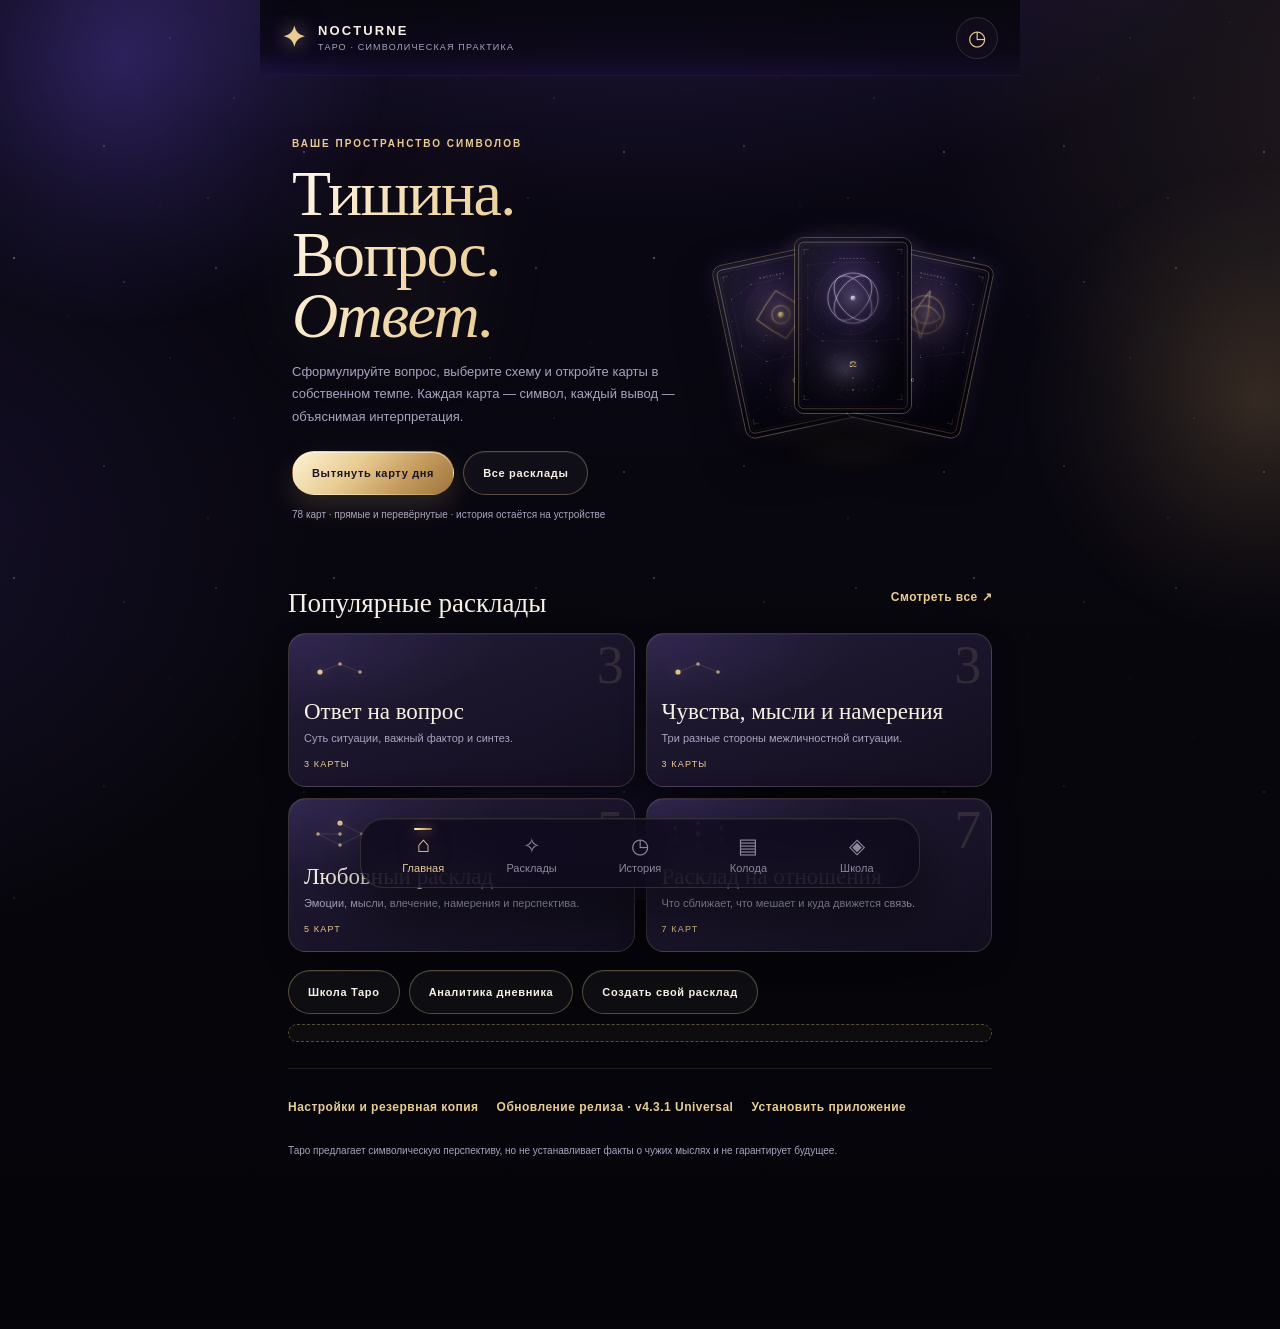
<file: index.html>
<!doctype html>
<html lang="ru">
<head>
<meta charset="utf-8">
<!-- frame-ancestors через <meta> браузеры игнорируют: от встраивания защищает только HTTP-заголовок.
     На GitHub Pages задать заголовки нельзя; при переезде на свой сервер добавьте X-Frame-Options или CSP-заголовок. -->
<meta http-equiv="Content-Security-Policy" content="default-src 'self'; base-uri 'none'; object-src 'none'; form-action 'none'; script-src 'self'; style-src 'self'; img-src 'self' data: blob:; font-src 'self'; connect-src 'self'; manifest-src 'self'; worker-src 'self'">
<meta name="viewport" content="width=device-width,initial-scale=1,viewport-fit=cover">
<meta name="color-scheme" content="dark">
<meta name="theme-color" content="#07060c">
<meta name="application-name" content="Nocturne Tarot v4.3.1">
<meta name="nocturne-build" content="4.3.1-universal">
<meta name="description" content="Nocturne — локальное приложение Таро: 78 карт, прямые и перевёрнутые положения, добор, школа, расклады, история и заметки. Работает офлайн, данные остаются на устройстве.">
<meta property="og:type" content="website">
<meta property="og:site_name" content="Nocturne Tarot">
<meta property="og:title" content="Nocturne — Таро">
<meta property="og:description" content="78 карт, прямые и перевёрнутые положения, добор, школа и заметки. Локальное PWA без бэкенда и облачного ИИ.">
<meta property="og:url" content="https://feldsherikydze-dot.github.io/Nocturne-Tarot/">
<meta property="og:image" content="https://feldsherikydze-dot.github.io/Nocturne-Tarot/assets/og-cover.png">
<meta property="og:image:width" content="1200">
<meta property="og:image:height" content="630">
<meta name="twitter:card" content="summary_large_image">
<meta name="twitter:title" content="Nocturne — Таро">
<meta name="twitter:description" content="78 карт, прямые и перевёрнутые положения, добор, школа и заметки. Локальное PWA без бэкенда и облачного ИИ.">
<meta name="twitter:image" content="https://feldsherikydze-dot.github.io/Nocturne-Tarot/assets/og-cover.png">
<meta name="mobile-web-app-capable" content="yes">
<meta name="apple-mobile-web-app-capable" content="yes">
<meta name="apple-mobile-web-app-status-bar-style" content="black-translucent">
<meta name="apple-mobile-web-app-title" content="Nocturne">
<meta name="apple-touch-fullscreen" content="yes">
<link rel="manifest" href="manifest.webmanifest">
<link rel="icon" href="assets/icon-192.png" sizes="192x192">
<link rel="apple-touch-icon" href="assets/apple-touch-icon.png">
<link rel="stylesheet" href="styles.css?v=4.3.1">
<title>Nocturne — Таро</title>
</head>
<body>
<div class="ambient" aria-hidden="true"><span class="ambient-orb orb-1"></span><span class="ambient-orb orb-2"></span><span class="ambient-orb orb-3"></span><span class="ambient-stars"></span></div>
<div class="app-shell">
<header class="topbar"><a class="brand" href="#" data-nav="home"><span class="brand-mark">✦</span><span>NOCTURNE<small>ТАРО · СИМВОЛИЧЕСКАЯ ПРАКТИКА</small></span></a><span id="offline-badge" class="offline-pill" hidden>офлайн</span><button id="top-history" class="icon-btn" aria-label="История">◷</button></header>
<main id="app" tabindex="-1"></main>
<nav class="bottom-nav" aria-label="Основная навигация">
<button data-nav="home" class="nav-item active" aria-current="page"><span aria-hidden="true">⌂</span>Главная</button><button data-nav="spreads" class="nav-item"><span aria-hidden="true">✧</span>Расклады</button><button data-nav="history" class="nav-item"><span aria-hidden="true">◷</span>История</button><button data-nav="cards" class="nav-item"><span aria-hidden="true">▤</span>Колода</button><button data-nav="study" class="nav-item"><span aria-hidden="true">◈</span>Школа</button>
</nav>
</div><div id="toast" role="status" aria-live="polite"></div>
<noscript><p class="noscript">Для работы Nocturne нужен JavaScript. Включите его в настройках браузера и обновите страницу.</p></noscript>
<script src="app.js?v=4.3.1" defer></script>
</body></html>
</file>
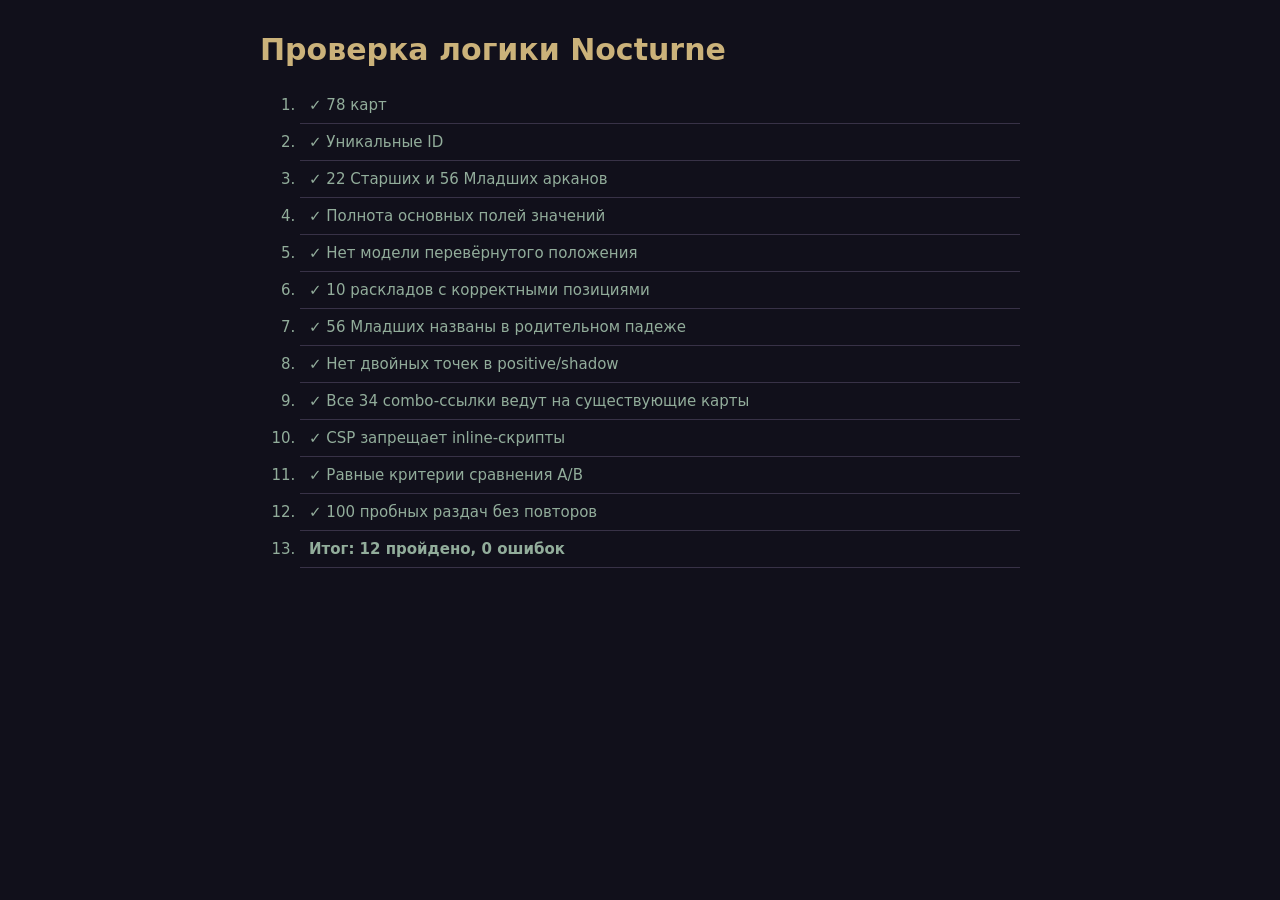
<file: tests.html>
<!doctype html><html lang="ru"><meta charset="utf-8"><meta name="viewport" content="width=device-width,initial-scale=1"><title>Nocturne tests</title><style>body{background:#11101b;color:#f3ecdd;font:15px system-ui;max-width:760px;margin:32px auto;padding:0 20px}h1{color:#cbb27a}li{padding:9px;border-bottom:1px solid #383247}.ok{color:#92ad9b}.fail{color:#e69b9b}</style><h1>Проверка логики Nocturne</h1><ol id="results"></ol><script>(async()=>{const out=document.querySelector('#results');let ok=0,bad=0;function t(n,f){try{if(!f())throw Error();ok++;out.insertAdjacentHTML('beforeend',`<li class="ok">✓ ${n}</li>`)}catch{bad++;out.insertAdjacentHTML('beforeend',`<li class="fail">✗ ${n}</li>`)}}const [c,s,appSrc,htmlSrc]=await Promise.all([fetch('cards.json').then(r=>r.json()),fetch('spreads.json').then(r=>r.json()),fetch('app.js').then(r=>r.text()),fetch('index.html').then(r=>r.text())]);t('78 карт',()=>c.length===78);t('Уникальные ID',()=>new Set(c.map(x=>x.id)).size===78);t('22 Старших и 56 Младших арканов',()=>c.filter(x=>x.arcana==='Старший аркан').length===22&&c.filter(x=>x.arcana==='Младший аркан').length===56);t('Полнота основных полей значений',()=>c.every(x=>['core','relationships','thoughts','actions','work','obstacles','result','positive','shadow','limits','source','version','updated'].every(k=>x[k])));t('Нет модели перевёрнутого положения',()=>c.every(x=>!('orientation'in x)&&!('reversedMeaning'in x)));t('10 раскладов с корректными позициями',()=>s.length===10&&s.every(x=>x.positions.length===x.count&&x.positions.every(p=>p[0]&&p[1]&&p[2])));t('56 Младших названы в родительном падеже',()=>c.filter(x=>x.arcana==='Младший аркан').every(x=>/(Жезлов|Кубков|Мечей|Пентаклей)$/.test(x.name)));t('Нет двойных точек в positive/shadow',()=>c.every(x=>!x.positive.includes('..')&&!x.shadow.includes('..')));t('Все 34 combo-ссылки ведут на существующие карты',()=>{const names=new Set(c.map(x=>x.name.toLowerCase()));const combo=appSrc.slice(appSrc.indexOf('const comboCues = []'),appSrc.indexOf('// V26:'));const used=[];let m;const rx=/has\("([^"]+)"\)/g;while((m=rx.exec(combo)))used.push(m[1].toLowerCase());return used.length===34&&used.every(n=>names.has(n))});t('CSP запрещает inline-скрипты',()=>htmlSrc.includes("script-src 'self'")&&!htmlSrc.includes('<script>if("serviceWorker"'));t('Равные критерии сравнения A/B',()=>{let x=s.find(x=>x.id==='compare');return x.positions.slice(0,4).map(p=>p[1].split('—')[1].trim()).join('|')===x.positions.slice(4).map(p=>p[1].split('—')[1].trim()).join('|')});function pick(n){const x=new Uint32Array(1),lim=Math.floor(4294967296/n)*n;do{crypto.getRandomValues(x)}while(x[0]>=lim);return x[0]%n}function sh(a){for(let i=a.length-1;i>0;i--){let j=pick(i+1);[a[i],a[j]]=[a[j],a[i]]}return a}t('100 пробных раздач без повторов',()=>{for(let i=0;i<100;i++)if(new Set(sh([...c]).slice(0,10).map(x=>x.id)).size!==10)return false;return true});out.insertAdjacentHTML('beforeend',`<li class="${bad?'fail':'ok'}"><b>Итог: ${ok} пройдено, ${bad} ошибок</b></li>`)})()</script></html>
</file>
<file: styles.css>
/* Nocturne Tarot — visual layer
   Deep night, warm gold, violet aurora. No external assets: everything is local CSS. */

:root{
  --font-sans:-apple-system,BlinkMacSystemFont,"Segoe UI",Roboto,"Helvetica Neue",Arial,sans-serif;
  --font-serif:"Iowan Old Style","Palatino Linotype",Palatino,Georgia,"Times New Roman",serif;
  --bg:#07060c;
  --bg-2:#0d0a18;
  --bg-3:#151024;
  --panel:rgba(24,19,39,.66);
  --panel-solid:#171226;
  --panel-2:rgba(38,30,60,.55);
  --gold:#e8cc93;
  --gold-2:#c49a5c;
  --gold-3:#8f6a35;
  --violet:#9b7bff;
  --rose:#e39ab8;
  --green:#8fd6b4;
  --cream:#f7f0e4;
  --muted:#aaa3c0;
  --muted-2:#827b9a;
  --line:rgba(232,204,147,.16);
  --line-strong:rgba(232,204,147,.32);
  --shadow:0 24px 60px rgba(0,0,0,.45);
  --shadow-soft:0 12px 32px rgba(0,0,0,.28);
  --radius:18px;
  --radius-lg:26px;
  --glow:0 0 32px rgba(232,204,147,.18);
  --gold-gradient:linear-gradient(135deg,#fff2d4 0%,#e8cc93 38%,#c49a5c 70%,#9c743c 100%);
  --violet-gradient:linear-gradient(135deg,rgba(155,123,255,.22),rgba(232,204,147,.08));
  --ease:cubic-bezier(.2,.8,.2,1);
}

*{box-sizing:border-box}
html{
  background:var(--bg);
  color:var(--cream);
  font-family:var(--font-sans);
  -webkit-text-size-adjust:100%;
}
body{
  margin:0;
  min-height:100vh;
  min-height:100dvh;
  position:relative;
  background:
    radial-gradient(1200px 820px at 50% -22%,rgba(107,74,180,.42),transparent 62%),
    radial-gradient(900px 700px at 112% 8%,rgba(196,154,92,.14),transparent 55%),
    radial-gradient(760px 620px at -12% 42%,rgba(80,60,160,.2),transparent 62%),
    linear-gradient(180deg,#0b0816 0%,#07060c 55%,#050409 100%);
  padding-bottom:112px;
  padding-bottom:calc(112px + env(safe-area-inset-bottom));
  overflow-x:hidden;
}
::selection{background:rgba(232,204,147,.28);color:#fff8ea}
::-webkit-scrollbar{width:10px;height:10px}
::-webkit-scrollbar-track{background:#07060c}
::-webkit-scrollbar-thumb{background:linear-gradient(180deg,#3a3152,#241d36);border-radius:99px;border:2px solid #07060c}
::-webkit-scrollbar-thumb:hover{background:linear-gradient(180deg,#5a4a7a,#332847)}

/* Ambient scene */
.ambient{
  position:fixed;
  inset:0;
  z-index:0;
  overflow:hidden;
  pointer-events:none;
}
.ambient-orb{
  position:absolute;
  border-radius:50%;
  opacity:.55;
  mix-blend-mode:screen;
  animation:drift 26s var(--ease) infinite alternate;
  will-change:transform;
}
.orb-1{
  width:560px;height:560px;top:-220px;left:-160px;
  background:radial-gradient(circle,rgba(124,92,255,.55) 0%,rgba(124,92,255,.16) 42%,transparent 68%);
}
.orb-2{
  width:480px;height:480px;top:18%;right:-220px;
  background:radial-gradient(circle,rgba(196,154,92,.4) 0%,rgba(196,154,92,.1) 45%,transparent 70%);
  animation-delay:-9s;
  animation-duration:32s;
}
.orb-3{
  width:520px;height:520px;bottom:-260px;left:22%;
  background:radial-gradient(circle,rgba(52,34,110,.7) 0%,rgba(52,34,110,.18) 45%,transparent 70%);
  animation-delay:-16s;
  animation-duration:38s;
}
.ambient-stars{
  position:absolute;
  inset:-10%;
  background-image:url("data:image/svg+xml,%3Csvg xmlns='http://www.w3.org/2000/svg' width='320' height='320' viewBox='0 0 320 320'%3E%3Cg fill='%23ffffff'%3E%3Ccircle cx='24' cy='38' r='.9' fill-opacity='.5'/%3E%3Ccircle cx='78' cy='112' r='.6' fill-opacity='.35'/%3E%3Ccircle cx='142' cy='28' r='1.15' fill-opacity='.6'/%3E%3Ccircle cx='196' cy='86' r='.55' fill-opacity='.3'/%3E%3Ccircle cx='252' cy='52' r='.85' fill-opacity='.48'/%3E%3Ccircle cx='298' cy='128' r='.65' fill-opacity='.34'/%3E%3Ccircle cx='42' cy='188' r='.7' fill-opacity='.38'/%3E%3Ccircle cx='112' cy='242' r='1' fill-opacity='.55'/%3E%3Ccircle cx='176' cy='178' r='.55' fill-opacity='.3'/%3E%3Ccircle cx='232' cy='236' r='.9' fill-opacity='.46'/%3E%3Ccircle cx='288' cy='296' r='.6' fill-opacity='.32'/%3E%3Ccircle cx='16' cy='288' r='.75' fill-opacity='.4'/%3E%3Ccircle cx='150' cy='134' r='.45' fill-opacity='.26'/%3E%3Ccircle cx='266' cy='168' r='.5' fill-opacity='.28'/%3E%3Ccircle cx='96' cy='60' r='.4' fill-opacity='.22'/%3E%3C/g%3E%3C/svg%3E");
  background-size:320px 320px;
  opacity:.7;
  animation:twinkle 14s ease-in-out infinite alternate;
  mask-image:linear-gradient(180deg,rgba(0,0,0,.95) 0%,rgba(0,0,0,.5) 62%,rgba(0,0,0,.12) 100%);
  -webkit-mask-image:linear-gradient(180deg,rgba(0,0,0,.95) 0%,rgba(0,0,0,.5) 62%,rgba(0,0,0,.12) 100%);
}
@keyframes drift{
  from{transform:translate3d(0,0,0) scale(1)}
  to{transform:translate3d(34px,26px,0) scale(1.08)}
}
@keyframes twinkle{
  from{opacity:.45}
  to{opacity:.82}
}

.app-shell{
  position:relative;
  z-index:1;
  max-width:760px;
  margin:auto;
  min-height:100vh;
  min-height:100dvh;
}

/* Top bar */
.topbar{
  position:sticky;
  top:0;
  z-index:20;
  height:76px;
  display:flex;
  align-items:center;
  justify-content:space-between;
  padding:0 22px;
  border-bottom:1px solid rgba(232,204,147,.1);
  background:linear-gradient(180deg,rgba(7,6,12,.92) 0%,rgba(7,6,12,.62) 70%,rgba(7,6,12,0) 100%);
  -webkit-backdrop-filter:blur(18px) saturate(150%);
  backdrop-filter:blur(18px) saturate(150%);
}
.brand{
  display:flex;
  gap:11px;
  align-items:center;
  text-decoration:none;
  color:var(--cream);
  letter-spacing:.16em;
  font-size:13px;
  font-weight:700;
}
.brand-mark{
  font-size:28px;
  color:var(--gold);
  text-shadow:0 0 18px rgba(232,204,147,.55),0 0 42px rgba(155,123,255,.25);
  animation:brandPulse 6s ease-in-out infinite;
}
.brand small{
  display:block;
  font-size:9px;
  color:var(--muted);
  letter-spacing:.13em;
  margin-top:4px;
  font-weight:500;
}
@keyframes brandPulse{
  0%,100%{opacity:.82;transform:scale(1)}
  50%{opacity:1;transform:scale(1.06)}
}
.icon-btn{
  display:grid;
  place-items:center;
  border:1px solid var(--line);
  background:rgba(24,19,39,.55);
  border-radius:50%;
  width:42px;
  height:42px;
  color:var(--gold);
  font-size:21px;
  cursor:pointer;
  transition:transform .35s var(--ease),border-color .35s,box-shadow .35s,background .35s;
  -webkit-backdrop-filter:blur(10px);
  backdrop-filter:blur(10px);
}
.icon-btn:hover{
  transform:rotate(14deg);
  border-color:var(--line-strong);
  background:rgba(38,30,60,.75);
  box-shadow:var(--glow);
}

/* Layout */
.screen{padding:24px 20px 40px;animation:screenIn .42s var(--ease) both}
@keyframes screenIn{
  from{opacity:0;transform:translateY(10px)}
  to{opacity:1;transform:none}
}
.eyebrow{
  font-size:10px;
  letter-spacing:.2em;
  text-transform:uppercase;
  color:var(--gold);
  font-weight:700;
  text-shadow:0 0 18px rgba(232,204,147,.25);
}
.hero{padding:30px 4px 24px;position:relative}
.hero h1{
  font:500 clamp(42px,11vw,64px)/.95 var(--font-serif);
  letter-spacing:-.025em;
  margin:15px 0;
  background:linear-gradient(112deg,#fff8ea 0%,#f1d9aa 34%,#e8cc93 58%,#b78cf0 100%);
  -webkit-background-clip:text;
  background-clip:text;
  color:transparent;
  filter:drop-shadow(0 10px 36px rgba(232,204,147,.14));
}
.hero p,.muted{
  color:var(--muted);
  font-size:13px;
  line-height:1.7;
}
.hero p{max-width:440px}
.hero-actions{margin:18px 0 14px}
.hero-fan{
  position:relative;
  width:240px;
  height:196px;
  margin:10px auto 22px;
  isolation:isolate;
}
.hero-fan:before{
  content:"";
  position:absolute;
  left:50%;
  top:58%;
  width:260px;
  height:260px;
  transform:translate(-50%,-50%);
  background:radial-gradient(circle,rgba(155,123,255,.3),rgba(232,204,147,.1) 45%,transparent 72%);
  filter:blur(6px);
  z-index:-1;
}
.hero-fan img{
  position:absolute;
  left:50%;
  bottom:10px;
  width:104px;
  height:156px;
  margin-left:-52px;
  border-radius:10px;
  border:1px solid rgba(232,204,147,.32);
  box-shadow:0 22px 44px rgba(0,0,0,.55),0 0 24px rgba(155,123,255,.14);
  transform-origin:50% 100%;
  transition:transform .5s var(--ease),box-shadow .5s;
}
.hero-fan img:nth-child(1){transform:translateX(-44px) rotate(-12deg)}
.hero-fan img:nth-child(2){z-index:2;transform:translateY(-12px)}
.hero-fan img:nth-child(3){transform:translateX(44px) rotate(12deg)}
.hero-fan:hover img:nth-child(1){transform:translateX(-52px) rotate(-16deg)}
.hero-fan:hover img:nth-child(2){transform:translateY(-20px)}
.hero-fan:hover img:nth-child(3){transform:translateX(52px) rotate(16deg)}
.home-actions{margin:24px 0 0}
.home-footer{
  display:flex;
  flex-wrap:wrap;
  align-items:center;
  gap:8px 18px;
  margin:26px 0 14px;
  padding-top:16px;
  border-top:1px solid rgba(232,204,147,.12);
}
.spread-card .num{
  position:absolute;
  right:12px;
  top:4px;
  font:500 54px/1 var(--font-serif);
  letter-spacing:-.04em;
  color:rgba(232,204,147,.13);
  pointer-events:none;
  transition:color .3s;
}
.spread-card:hover .num{color:rgba(232,204,147,.22)}
.grid.home-grid{grid-template-columns:repeat(2,minmax(0,1fr))}
.offline-pill{
  margin-left:auto;
  margin-right:8px;
  padding:5px 9px;
  border:1px solid rgba(232,204,147,.4);
  border-radius:999px;
  background:rgba(232,204,147,.08);
  color:var(--gold);
  font-size:9px;
  letter-spacing:.14em;
  text-transform:uppercase;
  white-space:nowrap;
}
.history-toolbar{display:flex;align-items:center;gap:10px;flex-wrap:wrap;margin:10px 0 12px}
.history-toolbar .chip{flex:none}
.history-toolbar .small-note{margin:0 0 0 auto;text-align:right}
.history-actions{display:grid;grid-template-columns:repeat(2,minmax(0,1fr));gap:8px;margin-top:12px}
@media (max-width:400px){
  body.is-offline .brand small{display:none}
}
.ornament{
  height:1px;
  background:linear-gradient(90deg,transparent,rgba(232,204,147,.75),rgba(155,123,255,.5),transparent);
  margin:22px 0;
  opacity:.7;
}
.section-head{
  display:flex;
  justify-content:space-between;
  align-items:end;
  margin:28px 0 14px;
  gap:14px;
}
.section-head h2,.section-head h3{
  font:500 27px var(--font-serif);
  margin:0;
  color:var(--cream);
}
.text-btn{
  color:var(--gold);
  background:none;
  border:0;
  padding:6px 0;
  font:600 11px var(--font-sans);
  letter-spacing:.04em;
  cursor:pointer;
  transition:color .25s,text-shadow .25s;
}
.text-btn:hover{color:#fff0cf;text-shadow:0 0 20px rgba(232,204,147,.45)}

/* Hero */
/* Buttons */
.button{
  position:relative;
  overflow:hidden;
  border:1px solid transparent;
  background:var(--gold-gradient);
  color:#1a1326;
  border-radius:999px;
  padding:13px 19px;
  font:700 11px var(--font-sans);
  letter-spacing:.06em;
  cursor:pointer;
  min-height:44px;
  box-shadow:0 12px 28px rgba(232,204,147,.16),inset 0 1px 0 rgba(255,255,255,.5);
  transition:transform .22s var(--ease),box-shadow .22s,filter .22s;
}
.button:after{
  content:"";
  position:absolute;
  inset:0;
  background:linear-gradient(110deg,transparent 24%,rgba(255,255,255,.55) 50%,transparent 76%);
  transform:translateX(-130%);
  transition:transform .65s var(--ease);
  pointer-events:none;
}
.button:hover{transform:translateY(-2px);box-shadow:0 18px 40px rgba(232,204,147,.26),inset 0 1px 0 rgba(255,255,255,.55)}
.button:hover:after{transform:translateX(130%)}
.button:active{transform:translateY(0);filter:brightness(.96)}
.button.secondary{
  background:rgba(255,255,255,.035);
  color:var(--cream);
  border-color:var(--line-strong);
  box-shadow:inset 0 1px 0 rgba(255,255,255,.05);
  -webkit-backdrop-filter:blur(8px);
  backdrop-filter:blur(8px);
}
.button.secondary:hover{background:rgba(255,255,255,.07);box-shadow:var(--glow)}
.button.ghost{
  background:transparent;
  color:var(--gold);
  border-color:rgba(232,204,147,.3);
  box-shadow:none;
}
.button.ghost:hover{background:rgba(232,204,147,.08);box-shadow:var(--glow)}
.button.danger{
  background:linear-gradient(135deg,#b8546a,#7d2f43);
  color:#fff4f5;
  border-color:rgba(255,180,196,.25);
  box-shadow:0 12px 30px rgba(157,89,98,.22);
}
.button.danger:hover{box-shadow:0 18px 40px rgba(157,89,98,.34)}
.button:disabled{opacity:.38;cursor:not-allowed;transform:none;box-shadow:none}
.button:disabled:after{display:none}
.actions{
  display:flex;
  gap:9px;
  flex-wrap:wrap;
  margin-top:18px;
}

/* Cards grid */
.grid{
  display:grid;
  grid-template-columns:repeat(2,minmax(0,1fr));
  gap:11px;
}
.spread-card{
  position:relative;
  background:
    radial-gradient(110% 100% at 0% 0%,rgba(155,123,255,.12),transparent 55%),
    linear-gradient(158deg,rgba(40,32,62,.88),rgba(19,15,32,.94));
  border:1px solid var(--line);
  border-radius:var(--radius);
  padding:17px 15px;
  min-height:144px;
  text-align:left;
  color:var(--cream);
  cursor:pointer;
  overflow:hidden;
  box-shadow:0 10px 28px rgba(0,0,0,.24),inset 0 1px 0 rgba(255,255,255,.04);
  transition:transform .3s var(--ease),border-color .3s,box-shadow .3s;
}
.spread-card:after{
  content:"";
  position:absolute;
  inset:0;
  background:linear-gradient(150deg,transparent 35%,rgba(232,204,147,.07) 50%,transparent 65%);
  opacity:0;
  transition:opacity .35s;
  pointer-events:none;
}
.spread-card:hover{
  transform:translateY(-5px);
  border-color:var(--line-strong);
  box-shadow:0 22px 48px rgba(0,0,0,.38),0 0 0 1px rgba(232,204,147,.08),var(--glow);
}
.spread-card:hover:after{opacity:1}
.spread-card .schema{
  display:block;
  color:var(--gold);
  filter:drop-shadow(0 0 6px rgba(232,204,147,.32));
}
.spread-card .schema svg{display:block;width:72px;height:36px}
.setup-top{display:flex;align-items:center;justify-content:space-between;gap:12px;flex-wrap:wrap}
.setup-schema{color:var(--gold);opacity:.85;filter:drop-shadow(0 0 10px rgba(232,204,147,.22))}
.setup-schema .schema svg{display:block;width:108px;height:54px}
.spread-card h3{
  font:500 23px/1.05 var(--font-serif);
  margin:13px 0 6px;
}
.spread-card p{
  font-size:11px;
  line-height:1.55;
  color:var(--muted);
  margin:0;
}
.spread-card .count{
  display:block;
  margin-top:12px;
  font-size:9px;
  letter-spacing:.13em;
  color:var(--gold);
  text-transform:uppercase;
}

/* Forms */
.field-label{
  display:block;
  font-size:11px;
  color:var(--muted);
  margin:20px 0 8px;
  letter-spacing:.02em;
}
.field,select,textarea{
  width:100%;
  background:rgba(10,8,18,.62);
  border:1px solid var(--line);
  color:var(--cream);
  border-radius:13px;
  padding:14px;
  font:13px var(--font-sans);
  outline:none;
  transition:border-color .25s,box-shadow .25s,background .25s;
}
.field:hover,select:hover,textarea:hover{border-color:rgba(232,204,147,.26)}
.field:focus,textarea:focus,select:focus{
  border-color:var(--gold);
  background:rgba(10,8,18,.82);
  box-shadow:0 0 0 4px rgba(232,204,147,.1),0 0 26px rgba(232,204,147,.08);
}
textarea{
  min-height:94px;
  resize:vertical;
  line-height:1.55;
}
input[type="search"]::-webkit-search-cancel-button{filter:invert(.8)}

/* Chips */
.chips{
  display:flex;
  gap:7px;
  flex-wrap:wrap;
}
.chip{
  border:1px solid var(--line);
  color:var(--muted);
  background:rgba(255,255,255,.02);
  border-radius:99px;
  padding:9px 12px;
  font-size:10px;
  cursor:pointer;
  transition:color .25s,border-color .25s,background .25s,transform .25s;
}
.chip:hover{color:var(--cream);border-color:var(--line-strong);transform:translateY(-1px)}
.chip.selected{
  border-color:transparent;
  color:#1a1326;
  background:var(--gold-gradient);
  box-shadow:0 8px 20px rgba(232,204,147,.16);
}

/* Spread intro */
.spread-intro{padding:20px 0}
.spread-intro h1{
  font:500 39px/1 var(--font-serif);
  margin:12px 0;
  background:var(--gold-gradient);
  -webkit-background-clip:text;
  background-clip:text;
  color:transparent;
  filter:drop-shadow(0 8px 30px rgba(232,204,147,.12));
}
.spread-intro p{color:var(--muted);font-size:13px;line-height:1.7}

/* Tarot table */
.card-table{
  display:grid;
  grid-template-columns:repeat(3,minmax(0,1fr));
  gap:9px;
  margin:22px 0;
}
.card-table:has(>.tarot-card:only-child){
  grid-template-columns:minmax(0,180px);
  justify-content:center;
}
.card-table:has(>.tarot-card:nth-child(2):last-child){
  grid-template-columns:repeat(2,minmax(0,1fr));
}
.tarot-card{
  aspect-ratio:2/3;
  border-radius:12px;
  border:1px solid rgba(232,204,147,.38);
  background:
    radial-gradient(120% 90% at 50% 0%,rgba(155,123,255,.16),transparent 55%),
    linear-gradient(158deg,#2c2442,#151022 55%,#241b35);
  padding:7px;
  display:flex;
  flex-direction:column;
  align-items:center;
  justify-content:center;
  text-align:center;
  position:relative;
  overflow:hidden;
  box-shadow:0 18px 40px rgba(0,0,0,.42),inset 0 1px 0 rgba(255,255,255,.05);
  transition:transform .35s var(--ease),box-shadow .35s,border-color .35s;
}
.tarot-card:before{
  content:"";
  position:absolute;
  inset:5px;
  border:1px solid rgba(232,204,147,.32);
  border-radius:7px;
  pointer-events:none;
}
.tarot-card:after{
  content:"";
  position:absolute;
  inset:-40%;
  background:linear-gradient(115deg,transparent 38%,rgba(255,255,255,.1) 50%,transparent 62%);
  transform:translateX(-40%) rotate(8deg);
  opacity:0;
  transition:opacity .4s,transform .7s var(--ease);
  pointer-events:none;
}
.tarot-card:hover{
  transform:translateY(-4px);
  border-color:rgba(232,204,147,.7);
  box-shadow:0 24px 52px rgba(0,0,0,.5),0 0 32px rgba(232,204,147,.16),inset 0 1px 0 rgba(255,255,255,.08);
}
.tarot-card:hover:after{opacity:1;transform:translateX(38%) rotate(8deg)}
.tarot-card .star{
  font-size:25px;
  color:var(--gold);
  z-index:1;
  text-shadow:0 0 22px rgba(232,204,147,.5);
}
.tarot-card .card-name{
  font:500 14px/1.1 var(--font-serif);
  margin-top:12px;
  z-index:1;
}
.tarot-card .card-position{
  font-size:10px;
  line-height:1.35;
  color:var(--muted);
  margin-top:8px;
  z-index:1;
}
.tarot-card.back .star{font-size:34px}
.tarot-card.back .card-name{
  letter-spacing:.18em;
  font-size:9px;
  color:var(--gold);
}
.tarot-card.reveal{
  padding:0;
  display:block;
  animation:reveal .55s var(--ease) both;
}
.tarot-card.reveal:before{display:none}
.tarot-card.reveal .star{
  position:absolute;
  inset:0;
  width:auto;
  height:auto;
  display:block;
  overflow:hidden;
  border-radius:10px;
}
.tarot-card.reveal .card-art-thumb{
  width:100%;
  height:100%;
  max-height:none;
  object-fit:cover;
  transform:none;
  border-radius:10px;
}
.tarot-card.reveal .star:after{
  content:"";
  position:absolute;
  left:0;
  right:0;
  bottom:0;
  height:52%;
  background:linear-gradient(180deg,transparent,rgba(6,4,13,.92) 68%);
  border-radius:0 0 10px 10px;
  pointer-events:none;
}
.tarot-card.reveal .card-name{
  position:absolute;
  left:0;
  right:0;
  bottom:26px;
  margin:0;
  padding:0 7px;
  z-index:2;
  font-size:clamp(10px,3.3vw,14px);
  line-height:1.16;
  text-shadow:0 2px 12px rgba(0,0,0,.9);
}
.tarot-card.reveal .card-position{
  position:absolute;
  left:0;
  right:0;
  bottom:11px;
  margin:0;
  padding:0 8px;
  z-index:2;
  font-size:9px;
  color:rgba(247,240,228,.78);
  text-shadow:0 2px 10px rgba(0,0,0,.9);
}
.card-table .tarot-card:nth-child(2){animation-delay:.06s}
.card-table .tarot-card:nth-child(3){animation-delay:.12s}
.card-table .tarot-card:nth-child(4){animation-delay:.18s}
.card-table .tarot-card:nth-child(5){animation-delay:.24s}
.card-table .tarot-card:nth-child(6){animation-delay:.3s}
.card-table .tarot-card:nth-child(7){animation-delay:.36s}
@keyframes reveal{
  from{transform:rotateY(72deg) scale(.92);opacity:.2;filter:blur(2px)}
  to{transform:rotateY(0) scale(1);opacity:1;filter:blur(0)}
}

/* Reading rows */
.reading-row{
  display:grid;
  grid-template-columns:64px minmax(0,1fr);
  gap:14px;
  padding:18px 0;
  border-bottom:1px solid rgba(232,204,147,.12);
  transition:background .3s;
}
.reading-row:hover{background:linear-gradient(90deg,rgba(232,204,147,.035),transparent 70%)}
.reading-row .mini-card{
  height:94px;
  border:1px solid rgba(232,204,147,.42);
  border-radius:9px;
  background:linear-gradient(158deg,#2c2442,#151022);
  display:flex;
  align-items:center;
  justify-content:center;
  color:var(--gold);
  font-size:23px;
  box-shadow:0 10px 26px rgba(0,0,0,.4),0 0 18px rgba(232,204,147,.1),inset 0 1px 0 rgba(255,255,255,.05);
  overflow:hidden;
  padding:2px;
  transition:border-color .3s,box-shadow .3s;
}
.reading-row:hover .mini-card{border-color:rgba(232,204,147,.66);box-shadow:0 12px 30px rgba(0,0,0,.45),0 0 26px rgba(232,204,147,.18)}
.reading-row h3{
  font:500 23px var(--font-serif);
  margin:0 0 4px;
}
.reading-row .position{
  font-size:9px;
  color:var(--gold);
  letter-spacing:.1em;
  text-transform:uppercase;
}
.reading-row p{
  font-size:12px;
  line-height:1.7;
  color:#d6cfe2;
  margin:8px 0;
}

/* Callouts */
.callout{
  position:relative;
  border:1px solid var(--line);
  border-left:2px solid rgba(232,204,147,.72);
  padding:15px 17px;
  background:
    linear-gradient(135deg,rgba(232,204,147,.1),rgba(155,123,255,.06) 55%,rgba(20,16,32,.34));
  margin:16px 0;
  border-radius:0 14px 14px 0;
  box-shadow:inset 0 1px 0 rgba(255,255,255,.03),-1px 0 18px rgba(232,204,147,.06);
}
.callout h3{
  font:500 24px var(--font-serif);
  margin:0 0 8px;
  color:var(--cream);
  letter-spacing:-.01em;
}
.callout p{
  font-size:13px;
  line-height:1.72;
  margin:0;
  color:#e3ddf0;
}
.callout .muted{color:var(--muted)}
.practical-lens{
  margin:.8rem 0;
  padding:.75rem .9rem;
  border-left:2px solid var(--gold-2);
  background:linear-gradient(90deg,rgba(232,204,147,.09),rgba(155,123,255,.04));
  border-radius:0 .7rem .7rem 0;
}
.practical-lens p{margin:.35rem 0;font-size:.94rem;line-height:1.55}

/* History */
.history-item{
  border:1px solid var(--line);
  border-radius:var(--radius);
  padding:16px;
  margin:10px 0;
  background:
    radial-gradient(100% 100% at 100% 0%,rgba(155,123,255,.07),transparent 55%),
    linear-gradient(150deg,rgba(28,22,46,.82),rgba(17,13,28,.9));
  box-shadow:0 8px 24px rgba(0,0,0,.2);
  transition:border-color .3s,transform .3s,box-shadow .3s;
}
.history-item:hover{
  border-color:var(--line-strong);
  transform:translateY(-2px);
  box-shadow:0 16px 36px rgba(0,0,0,.3),var(--glow);
}
.history-item h3{
  font:500 24px var(--font-serif);
  margin:0 0 6px;
}
.history-item p{
  font-size:11px;
  line-height:1.6;
  color:var(--muted);
}
.row-between{
  display:flex;
  justify-content:space-between;
  align-items:center;
  gap:12px;
}
.pill{
  font-size:9px;
  color:var(--gold);
  border:1px solid rgba(232,204,147,.32);
  padding:5px 9px;
  border-radius:99px;
  background:rgba(232,204,147,.05);
}

/* Deck */
.search{margin:10px 0 18px}
.deck-list{
  display:grid;
  grid-template-columns:repeat(2,minmax(0,1fr));
  gap:9px;
}
.deck-item{
  border:1px solid var(--line);
  background:linear-gradient(155deg,rgba(30,24,48,.82),rgba(17,13,28,.9));
  border-radius:12px;
  padding:9px 11px;
  text-align:left;
  color:var(--cream);
  cursor:pointer;
  display:flex;
  align-items:center;
  gap:11px;
  transition:transform .3s var(--ease),border-color .3s,box-shadow .3s;
}
.deck-item:hover{
  transform:translateY(-3px);
  border-color:var(--line-strong);
  box-shadow:0 14px 30px rgba(0,0,0,.3),var(--glow);
}
.deck-thumb{
  flex:0 0 44px;
  width:44px;
  height:66px;
  border-radius:5px;
  object-fit:cover;
  border:1px solid rgba(232,204,147,.3);
  background:#0d0a18;
  box-shadow:0 6px 16px rgba(0,0,0,.5);
  filter:brightness(1.08) saturate(1.04);
  transition:filter .3s,border-color .3s;
}
.deck-item:hover .deck-thumb{border-color:rgba(232,204,147,.6);filter:brightness(1.2) saturate(1.1)}
.deck-body{
  display:flex;
  flex-direction:column;
  gap:4px;
  min-width:0;
}
.deck-item b{
  font:500 16px/1.2 var(--font-serif);
  display:block;
  margin:0;
}
.deck-body span{
  font-size:8.5px;
  line-height:1.35;
  color:var(--gold);
  letter-spacing:.04em;
}

/* Bottom navigation */
.bottom-nav{
  position:fixed;
  left:50%;
  bottom:max(12px,env(safe-area-inset-bottom));
  transform:translateX(-50%);
  z-index:50;
  display:flex;
  justify-content:center;
  width:min(560px,calc(100% - 24px));
  background:rgba(13,10,24,.78);
  border:1px solid var(--line);
  border-radius:24px;
  padding:7px 8px;
  box-shadow:0 24px 60px rgba(0,0,0,.55),inset 0 1px 0 rgba(255,255,255,.06);
  -webkit-backdrop-filter:blur(22px) saturate(160%);
  backdrop-filter:blur(22px) saturate(160%);
}
.nav-item{
  position:relative;
  flex:1;
  max-width:180px;
  border:0;
  background:none;
  color:#8e879e;
  font:500 10px var(--font-sans);
  padding:8px 2px 6px;
  display:flex;
  flex-direction:column;
  align-items:center;
  gap:4px;
  cursor:pointer;
  border-radius:18px;
  transition:color .25s,background .25s;
}
.nav-item span{font-size:21px;transition:transform .3s var(--ease),filter .3s}
.nav-item:hover{color:var(--cream);background:rgba(255,255,255,.03)}
.nav-item.active{color:var(--gold)}
.nav-item.active span{
  transform:translateY(-1px) scale(1.06);
  filter:drop-shadow(0 0 12px rgba(232,204,147,.55));
}
.nav-item.active:before{
  content:"";
  position:absolute;
  top:2px;
  width:18px;
  height:2px;
  border-radius:2px;
  background:var(--gold-gradient);
  box-shadow:0 0 12px rgba(232,204,147,.7);
}

/* Toast */
#toast{
  position:fixed;
  bottom:104px;
  left:50%;
  transform:translate(-50%,12px);
  background:rgba(20,16,32,.92);
  color:var(--cream);
  border:1px solid var(--line-strong);
  padding:11px 17px;
  border-radius:99px;
  font-size:11px;
  opacity:0;
  pointer-events:none;
  transition:opacity .25s,transform .25s;
  z-index:60;
  white-space:nowrap;
  max-width:calc(100% - 32px);
  overflow:hidden;
  text-overflow:ellipsis;
  box-shadow:0 18px 40px rgba(0,0,0,.45),var(--glow);
  -webkit-backdrop-filter:blur(16px);
  backdrop-filter:blur(16px);
}
#toast.show{opacity:1;transform:translate(-50%,0)}

/* Empty / notes */
.empty{
  border:1px dashed rgba(232,204,147,.24);
  border-radius:var(--radius);
  padding:28px;
  text-align:center;
  color:var(--muted);
  font-size:12px;
  line-height:1.7;
  background:radial-gradient(80% 80% at 50% 0%,rgba(155,123,255,.07),transparent 70%);
}
.small-note{
  font-size:10px;
  line-height:1.6;
  color:var(--muted);
}
.filters{display:flex;gap:8px;align-items:center}
.hidden{display:none!important}

.version-dot{
  width:9px;
  height:9px;
  flex:0 0 9px;
  border-radius:50%;
  background:var(--green);
  box-shadow:0 0 0 4px rgba(143,214,180,.12),0 0 18px rgba(143,214,180,.55);
  animation:dotPulse 3.4s ease-in-out infinite;
}
@keyframes dotPulse{
  0%,100%{box-shadow:0 0 0 4px rgba(143,214,180,.12),0 0 14px rgba(143,214,180,.4)}
  50%{box-shadow:0 0 0 5px rgba(143,214,180,.16),0 0 24px rgba(143,214,180,.7)}
}
/* Comparison */
.compare-panel{
  margin:18px 0;
  padding:18px;
  border:1px solid var(--line-strong);
  border-radius:var(--radius);
  background:
    radial-gradient(110% 110% at 100% 0%,rgba(155,123,255,.14),transparent 55%),
    linear-gradient(135deg,rgba(41,34,62,.86),rgba(18,14,30,.94));
  box-shadow:var(--shadow-soft);
}
.compare-panel>b,.compare-panel b{
  font:500 22px var(--font-serif);
  color:var(--cream);
}
.compare-panel.is-empty{margin:14px 0;padding:14px 16px}
.compare-panel.is-empty b{font-size:19px}
.compare-columns{
  display:grid;
  grid-template-columns:repeat(2,minmax(0,1fr));
  gap:10px;
  margin:18px 0;
}
.compare-heading{
  border:1px solid var(--line);
  border-radius:14px;
  padding:16px 8px;
  text-align:center;
  background:linear-gradient(160deg,rgba(38,30,60,.6),rgba(18,14,30,.8));
  box-shadow:inset 0 1px 0 rgba(255,255,255,.04);
}
.compare-heading img{
  display:block;
  width:64px;
  height:96px;
  margin:0 auto 10px;
  border-radius:8px;
  border:1px solid rgba(232,204,147,.28);
  box-shadow:0 10px 24px rgba(0,0,0,.45);
}
.compare-heading h2{font:500 23px var(--font-serif);margin:8px 0}
.compare-heading p{font-size:9px;color:var(--muted);margin:0}
.compare-row{padding:14px 0;border-bottom:1px solid rgba(232,204,147,.1)}
.compare-row h3{font:500 21px var(--font-serif);margin:0 0 9px;color:var(--gold)}
.compare-row>div{display:grid;grid-template-columns:repeat(2,minmax(0,1fr));gap:12px}
.compare-row p{font-size:11px;line-height:1.7;margin:0;color:#d6cfe2;overflow-wrap:anywhere}
.compare-panel .actions{margin-top:10px}
.compare-panel button:disabled{opacity:.35}

/* Deck art */
.card-art-thumb{
  display:block;
  width:100%;
  height:100%;
  max-height:116px;
  object-fit:contain;
  border-radius:5px;
  filter:drop-shadow(0 6px 12px rgba(0,0,0,.45));
  transform:scale(1.4);
  transform-origin:50% 38%;
}
.tarot-card .star{
  width:100%;
  height:56%;
  display:flex;
  align-items:center;
  justify-content:center;
  overflow:hidden;
}
.tarot-card .star img{width:100%;height:100%;object-fit:contain}
.reading-row .mini-card{overflow:hidden;padding:3px}
.reading-art{
  width:100%;
  height:100%;
  object-fit:cover;
  border-radius:6px;
  filter:brightness(1.1) saturate(1.05);
  transform:scale(1.65);
  transform-origin:50% 34%;
}
.tarot-card.back .star{
  font-size:34px;
  animation:backGlow 5s ease-in-out infinite;
}
.tarot-card.back{
  background:
    radial-gradient(circle at 50% 34%,rgba(232,204,147,.14),transparent 58%),
    repeating-linear-gradient(45deg,rgba(232,204,147,.045) 0 1px,transparent 1px 13px),
    linear-gradient(158deg,#2c2442,#151022 58%,#241b35);
}
@keyframes backGlow{
  0%,100%{opacity:.7;text-shadow:0 0 18px rgba(232,204,147,.35)}
  50%{opacity:1;text-shadow:0 0 34px rgba(232,204,147,.7)}
}
.card-art-large{
  display:block;
  width:min(100%,280px);
  aspect-ratio:2/3;
  object-fit:cover;
  margin:18px auto 8px;
  border:1px solid rgba(232,204,147,.22);
  border-radius:16px;
  background:#0b0814;
  box-shadow:0 26px 60px rgba(0,0,0,.55),0 0 48px rgba(155,123,255,.14),inset 0 1px 0 rgba(255,255,255,.05);
}

/* Privacy */
.privacy-entry{
  display:flex;
  align-items:center;
  justify-content:space-between;
  gap:14px;
  padding:18px;
  margin:24px 0 12px;
  border:1px solid var(--line-strong);
  border-radius:var(--radius);
  background:linear-gradient(120deg,rgba(232,204,147,.08),rgba(33,30,48,.55));
  box-shadow:var(--shadow-soft);
}
.privacy-entry b{font:500 22px var(--font-serif)}
.privacy-entry p{margin:6px 0 0;max-width:280px}
.privacy-stats{
  display:grid;
  grid-template-columns:repeat(2,minmax(0,1fr));
  gap:10px;
  margin:10px 0 20px;
}
.privacy-stats>div{
  border:1px solid var(--line);
  border-radius:14px;
  background:linear-gradient(155deg,rgba(30,24,48,.7),rgba(17,13,28,.85));
  padding:16px;
  display:flex;
  flex-direction:column;
  gap:8px;
  box-shadow:inset 0 1px 0 rgba(255,255,255,.035);
}
.privacy-stats span{font-size:10px;color:var(--muted)}
.privacy-stats b{font:500 30px var(--font-serif);color:var(--gold)}
.danger-zone{
  border:1px solid rgba(227,154,184,.28);
  background:linear-gradient(135deg,rgba(157,89,98,.1),rgba(157,89,98,.03));
  padding:18px;
  border-radius:var(--radius);
  margin:24px 0;
}
.danger-zone h3{font:500 24px var(--font-serif);margin:0 0 8px;color:#ffd9e2}
.bridge-line+.bridge-line{
  margin-top:12px!important;
  padding-top:12px;
  border-top:1px solid rgba(232,204,147,.14);
}

/* Ritual panels */
.ritual-panel,.reflection-panel{
  margin:20px 0;
  padding:20px;
  border:1px solid var(--line-strong);
  border-radius:var(--radius);
  background:
    radial-gradient(120% 120% at 0% 0%,rgba(155,123,255,.11),transparent 55%),
    linear-gradient(145deg,rgba(232,204,147,.06),rgba(36,30,50,.55));
  box-shadow:var(--shadow-soft);
}
.ritual-panel h3,.reflection-panel h3{
  font:500 25px var(--font-serif);
  color:var(--gold);
  margin:6px 0 10px;
}
.ritual-panel p,.reflection-panel p{line-height:1.75;color:var(--muted)}
.ritual-panel textarea,.reflection-panel textarea{width:100%;min-height:92px;resize:vertical}

/* Analytics and builder */
.analytics-grid{display:grid;grid-template-columns:1fr;gap:12px;margin:16px 0}
.analytics-list{list-style:none;padding:0;margin:10px 0 0}
.analytics-list li{
  display:flex;
  justify-content:space-between;
  gap:12px;
  padding:11px 0;
  border-bottom:1px solid rgba(232,204,147,.1);
  font-size:13px;
}
.analytics-list li:last-child{border-bottom:0}
.analytics-list b{color:var(--gold);font-variant-numeric:tabular-nums}
.custom-position{margin:12px 0}
.custom-position .field{width:100%;margin-bottom:10px}
.custom-position textarea{width:100%;min-height:64px}
.custom-position h3{font:500 22px var(--font-serif);color:var(--gold);margin:0}
.custom-position .row-between{align-items:center}
.field-label{display:block;margin:14px 0 7px;color:var(--muted);font-size:12px;letter-spacing:.02em}
.screen .field{
  border:1px solid var(--line);
  border-radius:12px;
  background:rgba(10,8,18,.62);
  color:var(--cream);
  padding:12px;
  font:inherit;
}
.screen .field:focus,.screen textarea:focus{
  outline:none;
  border-color:var(--gold);
  box-shadow:0 0 0 4px rgba(232,204,147,.1);
}

.release-hero{
  padding:28px 22px;
  margin:18px 0;
  border:1px solid var(--line-strong);
  border-radius:var(--radius-lg);
  background:
    radial-gradient(ellipse at top right,rgba(232,204,147,.16),transparent 55%),
    linear-gradient(150deg,rgba(41,34,62,.85),rgba(18,14,30,.94));
  box-shadow:var(--shadow-soft);
}
.release-version{font:500 48px var(--font-serif);color:var(--gold);line-height:1.1;margin:10px 0;text-shadow:0 0 32px rgba(232,204,147,.25)}
.release-hero h1{margin:0 0 8px;font:500 32px var(--font-serif)}
.release-hero p,.release-item p{color:var(--muted);font-size:13px;line-height:1.65}
.release-status{
  display:flex;
  align-items:center;
  gap:8px;
  margin-top:16px;
  padding-top:14px;
  border-top:1px solid var(--line);
  font-size:12px;
}
.release-status .version-dot{
  display:inline-block;
  width:7px;
  height:7px;
  border-radius:50%;
  background:var(--gold);
  box-shadow:0 0 0 4px rgba(232,204,147,.12),0 0 16px rgba(232,204,147,.5);
}
.release-section{margin:24px 0}
.release-section h2{font:500 27px var(--font-serif);margin:0 0 14px}
.release-item{display:flex;gap:13px;padding:16px 0;border-bottom:1px solid var(--line)}
.release-item>span{color:var(--gold);font-size:11px;letter-spacing:.12em;padding-top:4px}
.release-item h3{margin:0 0 5px;font-size:14px;font-weight:600}
.release-item p{margin:0}
.release-screen .callout ol{padding-left:20px;line-height:1.7}
.release-screen code{overflow-wrap:anywhere;color:var(--gold)}

/* Base */
img{max-width:100%}
button,a{-webkit-tap-highlight-color:transparent}
a{color:var(--gold)}
:focus-visible{outline:2px solid var(--gold);outline-offset:3px;border-radius:6px}
.noscript{padding:20px;color:var(--cream);background:var(--bg);font:14px/1.6 var(--font-sans);margin:0}
.visually-hidden{
  position:absolute!important;
  width:1px;height:1px;
  padding:0;margin:-1px;
  overflow:hidden;
  clip:rect(0,0,0,0);
  white-space:nowrap;
  border:0;
}

/* Wider screens */
@media(min-width:600px){
  .screen{padding:32px 28px 48px}
  .grid{grid-template-columns:repeat(3,minmax(0,1fr))}
  .deck-list{grid-template-columns:repeat(3,minmax(0,1fr))}
  .card-table{gap:16px}
  .tarot-card .card-name{font-size:18px}
  .reading-row{grid-template-columns:82px minmax(0,1fr)}
  .reading-row .mini-card{height:120px}
  .compare-row p{font-size:13px}
  .compare-heading h2{font-size:27px}
  .analytics-grid{grid-template-columns:repeat(2,minmax(0,1fr))}
  .hero{
    display:grid;
    grid-template-columns:minmax(0,1fr) 270px;
    grid-template-areas:"copy fan" "actions fan" "note fan";
    align-items:center;
    column-gap:18px;
  }
  .hero-copy{grid-area:copy}
  .hero-fan{grid-area:fan;margin:0;justify-self:center}
  .hero-actions{grid-area:actions;margin:10px 0 12px}
  .hero>.small-note{grid-area:note;max-width:440px}
  .hero-fan{width:274px;height:216px}
  .hero-fan img{width:118px;height:177px;margin-left:-59px}
  .hero-fan img:nth-child(1){transform:translateX(-48px) rotate(-12deg)}
  .hero-fan img:nth-child(2){transform:translateY(-14px)}
  .hero-fan img:nth-child(3){transform:translateX(48px) rotate(12deg)}
  .hero-fan:hover img:nth-child(1){transform:translateX(-56px) rotate(-16deg)}
  .hero-fan:hover img:nth-child(2){transform:translateY(-22px)}
  .hero-fan:hover img:nth-child(3){transform:translateX(56px) rotate(16deg)}
}

@media(max-width:390px){
  .privacy-entry{align-items:flex-start;flex-direction:column}
  .privacy-entry .button{width:100%}
  .tarot-card .card-name{font-size:12px}
  .tarot-card .card-position{font-size:9px}
  .hero h1{font-size:38px}
  .spread-intro h1{font-size:33px}
}

/* Reduced motion */
@media(prefers-reduced-motion:reduce){
  *,*:before,*:after{
    animation-duration:.01ms!important;
    animation-iteration-count:1!important;
    transition-duration:.01ms!important;
    scroll-behavior:auto!important;
  }
}

/* Print: keep the readable export layout */
@media print{
  html,body{background:#fff!important;color:#111!important;padding:0!important}
  .ambient,.topbar,.bottom-nav,#top-history,#toast,.actions,.text-btn{display:none!important}
  .app-shell{max-width:none;min-height:0}
  .screen{padding:0!important;animation:none}
  .callout,.reading-row,.history-item{
    break-inside:avoid;
    background:#fff!important;
    border-color:#999!important;
    box-shadow:none!important;
  }
  .callout p,.reading-row p,.muted,.small-note{color:#333!important}
  .eyebrow,.pill,.position{color:#555!important}
  .reading-row{grid-template-columns:52px minmax(0,1fr)}
  textarea{border:1px solid #999!important;color:#111!important;background:#fff!important;min-height:70px}
  .spread-intro h1,.reading-row h3,.callout h3{color:#111!important;-webkit-text-fill-color:#111!important;background:none!important}
}


/* ===== 4.2.0: touch targets, result hierarchy, history, deck, sheets ===== */
#app:focus,#app:focus-visible{outline:none}
.topbar{height:calc(76px + env(safe-area-inset-top));padding-top:env(safe-area-inset-top)}
.text-btn{
  min-height:44px;
  display:inline-flex;
  align-items:center;
  padding:10px 0;
  font-size:12px;
}
.chip{
  min-height:44px;
  padding:9px 13px;
  font-size:11px;
  display:inline-flex;
  align-items:center;
  justify-content:center;
  text-align:center;
}
.nav-item{font-size:11px}
.deck-body b{font-size:17px}
.deck-body span{font-size:10.5px;letter-spacing:.03em}
.deck-item{min-height:84px}
.card-art-thumb{display:block}

/* toast with action */
#toast{
  white-space:normal;
  display:flex;
  align-items:center;
  gap:12px;
  border-radius:18px;
  font-size:12px;
  line-height:1.35;
  max-width:calc(100% - 28px);
}
#toast.show{pointer-events:auto}
.toast-action{
  flex:none;
  min-height:36px;
  padding:6px 10px;
  border:1px solid var(--line-strong);
  border-radius:12px;
  background:rgba(232,204,147,.1);
  color:var(--gold);
  font:700 11px var(--font-sans);
  cursor:pointer;
}

/* home daily widget */
.daily-widget{
  width:100%;
  display:flex;
  align-items:center;
  gap:12px;
  text-align:left;
  margin:4px 0 12px;
  padding:10px 12px;
  border:1px solid var(--line);
  border-radius:var(--radius);
  background:linear-gradient(135deg,rgba(232,204,147,.09),rgba(155,123,255,.07));
  color:var(--cream);
  cursor:pointer;
  box-shadow:var(--shadow-soft);
  transition:border-color .25s,transform .25s;
}
.daily-widget:hover{border-color:var(--line-strong);transform:translateY(-1px)}
.daily-widget img{border-radius:6px;border:1px solid rgba(232,204,147,.4);flex:none}
.daily-widget>span:nth-child(2){display:flex;flex-direction:column;gap:2px;min-width:0}
.daily-widget strong{font:500 20px var(--font-serif);color:var(--cream)}
.daily-widget .small-note{font-size:10px}
.daily-widget>span:nth-child(2)>span:last-child{font-size:11px;color:var(--muted);overflow:hidden;text-overflow:ellipsis;white-space:nowrap}
.daily-widget-go{margin-left:auto;color:var(--gold);font-size:20px}

/* result screen */
.result-screen{padding-bottom:196px;animation:screenFade .42s var(--ease) both}
@keyframes screenFade{from{opacity:0}to{opacity:1}}
.result-answer{
  border-color:rgba(232,204,147,.36);
  background:linear-gradient(140deg,rgba(232,204,147,.13),rgba(155,123,255,.07) 60%,rgba(23,18,38,.9));
  box-shadow:0 18px 44px rgba(0,0,0,.32),0 0 34px rgba(232,204,147,.08);
}
.result-answer p{font-size:17px;line-height:1.62;margin:8px 0 2px;color:var(--cream)}
.result-quick{
  position:fixed;
  left:50%;
  transform:translateX(-50%);
  bottom:calc(96px + env(safe-area-inset-bottom));
  width:min(560px,calc(100% - 24px));
  z-index:40;
  display:flex;
  gap:8px;
  padding:8px;
  margin:0;
  border:1px solid var(--line);
  border-radius:20px;
  background:rgba(13,10,24,.88);
  -webkit-backdrop-filter:blur(18px) saturate(150%);
  backdrop-filter:blur(18px) saturate(150%);
  box-shadow:0 18px 44px rgba(0,0,0,.5),inset 0 1px 0 rgba(255,255,255,.05);
}
.result-quick .button{flex:1;padding:10px 8px;font-size:10px}
.result-more{
  margin:0 0 14px;
  padding:12px;
  border:1px solid var(--line);
  border-radius:var(--radius);
  background:rgba(23,18,38,.72);
}
.result-more .actions{margin:0}
.result-fold{
  margin:12px 0;
  border:1px solid var(--line);
  border-radius:var(--radius);
  background:linear-gradient(150deg,rgba(28,22,46,.66),rgba(17,13,28,.82));
  overflow:hidden;
}
.result-fold>summary{
  list-style:none;
  cursor:pointer;
  position:relative;
  min-height:58px;
  padding:13px 52px 13px 16px;
  display:flex;
  flex-direction:column;
  justify-content:center;
  gap:2px;
}
.result-fold>summary::-webkit-details-marker{display:none}
.result-fold>summary span{font:500 21px var(--font-serif);color:var(--cream)}
.result-fold>summary small{font-size:11px;color:var(--muted)}
.result-fold>summary:after{
  content:"＋";
  position:absolute;
  right:16px;
  top:50%;
  transform:translateY(-50%);
  color:var(--gold);
  font-size:18px;
  font-weight:400;
}
.result-fold[open]>summary:after{content:"−"}
.result-fold[open]>summary{border-bottom:1px solid var(--line)}
.fold-body{padding:12px 16px 16px}
.fold-body .callout{margin:10px 0}
.row-more{margin:8px 0;border-top:1px solid rgba(232,204,147,.1);padding-top:6px}
.row-more>summary{
  cursor:pointer;
  color:var(--gold);
  font-size:11px;
  letter-spacing:.03em;
  padding:8px 0;
  min-height:36px;
}
.row-more[open]>summary{margin-bottom:4px}
.card-link{margin-top:2px}
.saved-pill{border-color:rgba(143,214,180,.4);color:var(--green);margin-left:6px}
.mini-card{padding:2px;cursor:pointer;font:inherit;color:var(--gold)}

/* card page */
.card-cols{display:grid;gap:12px}
.card-cols .callout{margin:0}

/* analytics bars */
.analytics-list li{
  display:grid;
  grid-template-columns:minmax(0,1.25fr) minmax(54px,1fr) auto;
  gap:10px;
  align-items:center;
  border-bottom:1px solid rgba(232,204,147,.08);
  padding:9px 0;
}
.bar-label{font-size:12px;color:var(--cream);overflow:hidden;text-overflow:ellipsis;white-space:nowrap}
.bar{
  appearance:none;
  -webkit-appearance:none;
  width:100%;
  height:8px;
  border:0;
  border-radius:99px;
  background:rgba(255,255,255,.06);
  overflow:hidden;
}
.bar::-webkit-progress-bar{background:rgba(255,255,255,.06);border-radius:99px}
.bar::-webkit-progress-value{background:var(--gold-gradient);border-radius:99px}
.bar::-moz-progress-bar{background:var(--gold-gradient);border-radius:99px}
.analytics-list .empty-line{display:block;color:var(--muted);font-size:12px;padding:8px 0;border:0}

/* history */
.month-head{
  font:500 20px var(--font-serif);
  color:var(--gold);
  margin:24px 0 2px;
  padding-bottom:7px;
  border-bottom:1px solid var(--line);
}
.history-head{align-items:flex-start}
.history-meta{display:flex;align-items:center;gap:4px;flex:none}
.star-btn{
  width:44px;height:44px;
  border:0;background:none;
  color:var(--gold);
  font-size:19px;
  cursor:pointer;
  border-radius:50%;
}
.star-btn:hover{background:rgba(232,204,147,.1)}
.match-note{
  border-left:2px solid var(--gold-2);
  padding:6px 0 6px 10px !important;
  color:var(--cream) !important;
  font-size:11px !important;
}

/* deck sticky tools */
.deck-tools{
  position:sticky;
  top:calc(76px + env(safe-area-inset-top));
  z-index:18;
  padding:10px 0 8px;
  margin:0 -6px 8px;
  background:linear-gradient(180deg,rgba(7,6,12,.96) 0%,rgba(7,6,12,.9) 78%,rgba(7,6,12,0) 100%);
  -webkit-backdrop-filter:blur(18px) saturate(150%);
  backdrop-filter:blur(18px) saturate(150%);
}
.deck-tools .search{margin-bottom:8px}
.deck-tools .deck-filters{margin-bottom:6px}
.deck-tools .deck-sort-row{margin:0}
.deck-tools .small-note{font-size:11px}

/* custom spreads */
.custom-manage{
  display:flex;
  align-items:center;
  justify-content:space-between;
  gap:10px;
  flex-wrap:wrap;
  border:1px dashed var(--line-strong);
  border-radius:14px;
  padding:8px 12px;
  margin:0 0 14px;
}
.custom-manage .actions{margin:0;gap:4px}
.danger-text{color:var(--rose)}
.question-templates{display:flex;flex-wrap:wrap;gap:6px;margin:8px 0 16px}
.question-templates .chip{font-size:10.5px;text-align:left}

/* storage + backup */
.storage-meter{
  border:1px solid var(--line);
  border-radius:var(--radius);
  padding:14px 16px;
  margin:12px 0;
  background:rgba(23,18,38,.6);
}
.storage-meter .bar{margin-top:9px;height:9px}
.storage-meter b{font-size:12px;color:var(--gold)}
.backup-hint{
  display:flex;
  align-items:center;
  justify-content:space-between;
  gap:10px;
  flex-wrap:wrap;
  border:1px dashed rgba(232,204,147,.34);
  border-radius:14px;
  padding:8px 12px;
  margin:10px 0;
  font-size:11.5px;
  color:var(--muted);
  background:rgba(232,204,147,.04);
}
.backup-hint .text-btn{flex:none}

/* sheet */
.sheet-backdrop{
  position:fixed;
  inset:0;
  z-index:100;
  display:flex;
  align-items:flex-end;
  justify-content:center;
  padding:16px;
  background:rgba(4,3,10,.72);
  -webkit-backdrop-filter:blur(6px);
  backdrop-filter:blur(6px);
}
.sheet{
  position:relative;
  width:min(520px,100%);
  max-height:82vh;
  overflow:auto;
  padding:24px 20px 22px;
  border:1px solid var(--line-strong);
  border-radius:24px;
  background:linear-gradient(160deg,#1b1530,#120e20);
  box-shadow:0 30px 80px rgba(0,0,0,.6);
}
.sheet h2{font:500 28px var(--font-serif);margin:0 0 12px;padding-right:40px}
.sheet-close{
  position:absolute;
  top:10px;right:10px;
  width:44px;height:44px;
  border:0;border-radius:50%;
  background:rgba(255,255,255,.04);
  color:var(--cream);
  font-size:24px;
  cursor:pointer;
}
.sheet-list{padding-left:20px;line-height:1.8;font-size:13px;color:var(--cream)}
.sheet p{font-size:13px}

@media(min-width:600px){
  .card-cols{grid-template-columns:repeat(2,minmax(0,1fr))}
  .analytics-grid .callout{margin:0}
}
@media(max-width:400px){
  .result-quick .button{font-size:9.5px;padding:10px 6px}
  .history-meta .small-note{font-size:9px}
  .daily-widget strong{font-size:18px}
}

/* print: open folds keep readable, hide interactive chrome */
@media print{
  .result-quick,.result-more,.backup-hint,.sheet-backdrop,.star-btn,.card-link,.question-templates{display:none!important}
  .result-fold{border:1px solid #bbb!important;background:#fff!important;break-inside:auto}
  .result-fold>summary{min-height:0;padding:8px 0;border-bottom:1px solid #ddd}
  .result-fold>summary span{font-size:15pt;color:#111!important}
  .result-fold>summary small{display:none}
  .result-fold>summary:after{display:none}
  .fold-body{padding:0}
  .deck-tools{position:static!important}
  details{display:block}
}

.pill.rev-count{border-color:rgba(232,204,147,.42);color:var(--gold)}

/* 4.3.0 — перевёрнутые карты, добор, школа */
.tarot-card .star{position:relative}
.card-art-thumb.reversed{transform:rotate(180deg)}
.reading-art.reversed{transform:scale(1.65) rotate(180deg)}
.rev-badge{
  position:absolute;
  right:6px;
  top:6px;
  width:24px;
  height:24px;
  display:flex;
  align-items:center;
  justify-content:center;
  border-radius:50%;
  background:rgba(7,6,12,.78);
  border:1px solid rgba(232,204,147,.5);
  color:var(--gold);
  font-size:15px;
  line-height:1;
  z-index:2;
}
.rev-pill{
  display:inline-block;
  margin-left:6px;
  padding:2px 7px;
  border:1px solid rgba(232,204,147,.4);
  border-radius:99px;
  color:var(--gold);
  font:500 9px/1.4 var(--font-sans);
  letter-spacing:.06em;
  text-transform:uppercase;
  vertical-align:middle;
}
.reversed-note{
  margin:8px 0;
  padding:7px 10px;
  border-left:2px solid rgba(232,204,147,.55);
  border-radius:0 8px 8px 0;
  background:rgba(232,204,147,.05);
  font-size:12px;
  line-height:1.6;
  color:var(--muted);
}
.setup-toggle{
  gap:12px;
  padding:10px 0 4px;
  border-top:1px solid rgba(232,204,147,.1);
  border-bottom:1px solid rgba(232,204,147,.1);
  margin-bottom:12px;
}
.setup-toggle .small-note{max-width:62%}
.clarifier-row{
  display:grid;
  grid-template-columns:56px minmax(0,1fr);
  gap:12px;
  padding:14px 0;
  border-bottom:1px solid rgba(232,204,147,.12);
}
.clarifier-row .mini-card{height:82px}
.clarifier-row h3{margin:2px 0 6px}
.clarifier-row p{font-size:12px;line-height:1.65}
.clarifier-actions{align-items:center}
.clarifier-actions .small-note{margin-left:auto}
.study-screen .result-fold{margin-top:14px}
.study-progress progress{width:100%;height:8px;margin:10px 0 2px}
.study-modes{display:grid;gap:10px;margin-top:12px}
.study-mode{
  display:flex;
  flex-direction:column;
  align-items:flex-start;
  gap:4px;
  min-height:92px;
  padding:14px;
  border:1px solid rgba(232,204,147,.22);
  border-radius:16px;
  background:linear-gradient(158deg,rgba(44,36,66,.72),rgba(18,14,32,.9));
  color:var(--cream);
  text-align:left;
  cursor:pointer;
  transition:border-color .25s,transform .25s;
}
.study-mode:hover{border-color:rgba(232,204,147,.55);transform:translateY(-1px)}
.study-mode-icon{font-size:20px;color:var(--gold);line-height:1}
.study-mode b{font:500 15px var(--font-serif)}
.study-mode span:last-child{font-size:11px;line-height:1.5;color:var(--muted)}
.quiz-card h3{margin:12px 0 4px;font-size:17px;line-height:1.45}
.quiz-visual{display:flex;align-items:center;gap:12px;margin:12px 0 4px}
.quiz-art{
  width:92px;
  height:138px;
  object-fit:cover;
  border-radius:8px;
  border:1px solid rgba(232,204,147,.45);
  box-shadow:0 8px 20px rgba(0,0,0,.4);
  flex:0 0 auto;
}
.quiz-visual span{display:flex;flex-direction:column;gap:3px;font-size:11px;color:var(--muted)}
.quiz-visual b{font:500 18px var(--font-serif);color:var(--cream)}
.quiz-options{display:grid;gap:8px;margin-top:12px}
.quiz-option{
  min-height:48px;
  padding:10px 12px;
  border:1px solid rgba(232,204,147,.18);
  border-radius:12px;
  background:rgba(255,255,255,.025);
  color:var(--cream);
  font-size:13px;
  line-height:1.5;
  text-align:left;
  cursor:pointer;
  transition:border-color .2s,background .2s;
}
.quiz-option:hover:not(:disabled){border-color:rgba(232,204,147,.5);background:rgba(232,204,147,.05)}
.quiz-option:disabled{cursor:default;opacity:.82}
.quiz-option.is-correct{border-color:rgba(126,214,160,.7);background:rgba(126,214,160,.1)}
.quiz-option.is-wrong{border-color:rgba(240,128,128,.65);background:rgba(240,128,128,.08)}
.quiz-feedback{margin-top:12px;padding:10px 12px;border-radius:12px;font-size:12px;line-height:1.65}
.quiz-feedback b{display:block;margin-bottom:4px;font-size:13px}
.quiz-feedback.ok{background:rgba(126,214,160,.08);border:1px solid rgba(126,214,160,.35)}
.quiz-feedback.bad{background:rgba(240,128,128,.07);border:1px solid rgba(240,128,128,.3)}
.corr-table{display:grid;gap:6px;margin-top:8px}
.corr-row{display:flex;flex-wrap:wrap;gap:4px 10px;align-items:baseline;padding:6px 0;border-bottom:1px solid rgba(232,204,147,.08);font-size:12px;line-height:1.55}
.corr-row b{min-width:78px;color:var(--cream)}
.corr-row span:first-of-type{color:var(--gold);min-width:70px}
.corr-list{list-style:none;padding:0;margin:8px 0 0;display:grid;grid-template-columns:1fr 1fr;gap:2px 14px;font-size:12px}
.corr-list li{display:flex;justify-content:space-between;gap:8px;padding:4px 0;border-bottom:1px solid rgba(232,204,147,.06)}
.corr-list .text-btn{font-size:12px;min-height:32px;padding:0;text-align:left}
.corr-list span{color:var(--muted);text-align:right}
.plain-list{padding-left:18px;line-height:1.7;font-size:13px;color:var(--cream)}
.study-questions{padding-left:20px;line-height:1.8;font-size:13px}
.study-list{display:grid;gap:6px}
.study-card-link{
  display:flex;
  align-items:center;
  gap:10px;
  min-height:54px;
  padding:7px 10px;
  border:1px solid rgba(232,204,147,.16);
  border-radius:12px;
  background:rgba(255,255,255,.02);
  color:var(--cream);
  text-align:left;
  cursor:pointer;
}
.study-card-link img{width:36px;height:54px;object-fit:cover;border-radius:4px;border:1px solid rgba(232,204,147,.3)}
.study-card-link .small-note{margin-left:auto}
.study-correspondence p{margin:4px 0}
@media(min-width:600px){
  .study-modes{grid-template-columns:repeat(3,minmax(0,1fr))}
}
@media(max-width:420px){
  .corr-list{grid-template-columns:1fr}
  .clarifier-row{grid-template-columns:48px minmax(0,1fr)}
  .clarifier-row .mini-card{height:72px}
}
@media print{
  .clarifier-actions,.study-inline,.study-modes,.quiz-options{display:none!important}
  .quiz-feedback{border:1px solid #bbb!important}
}
</file>
